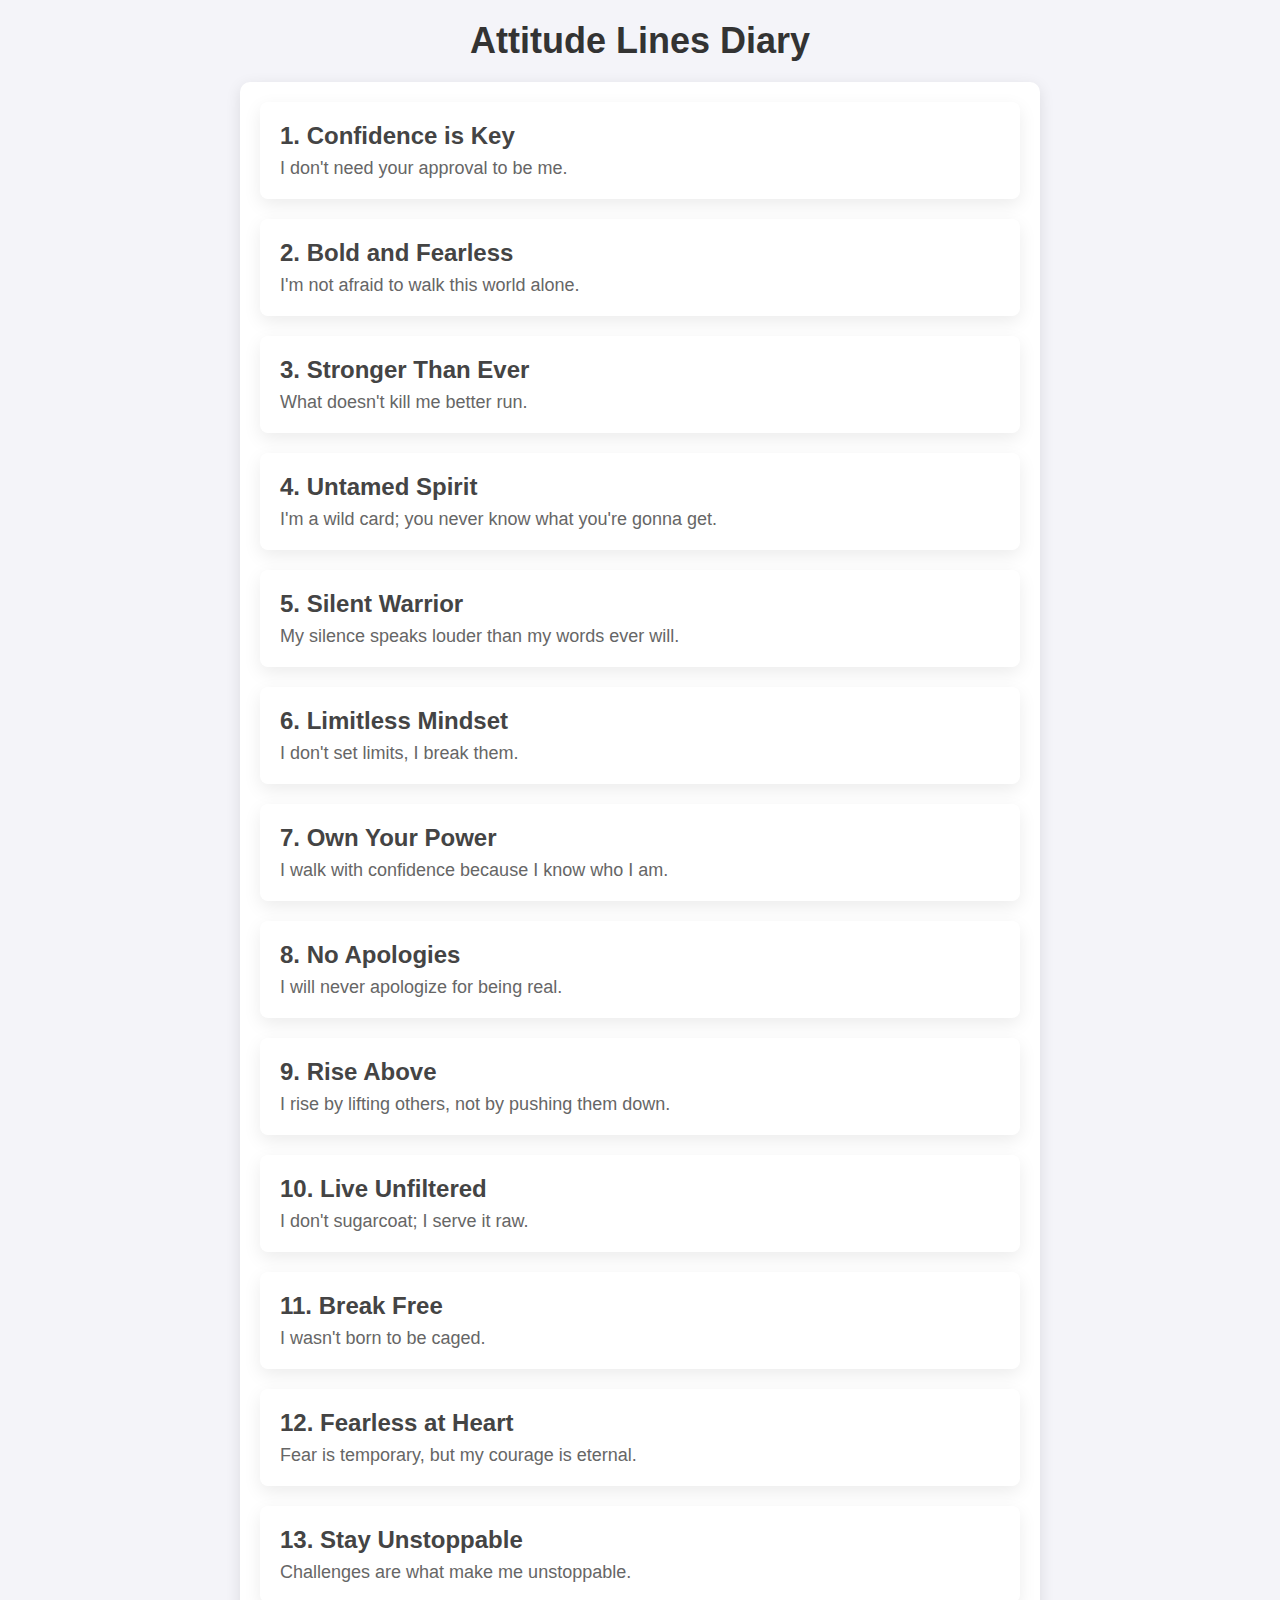
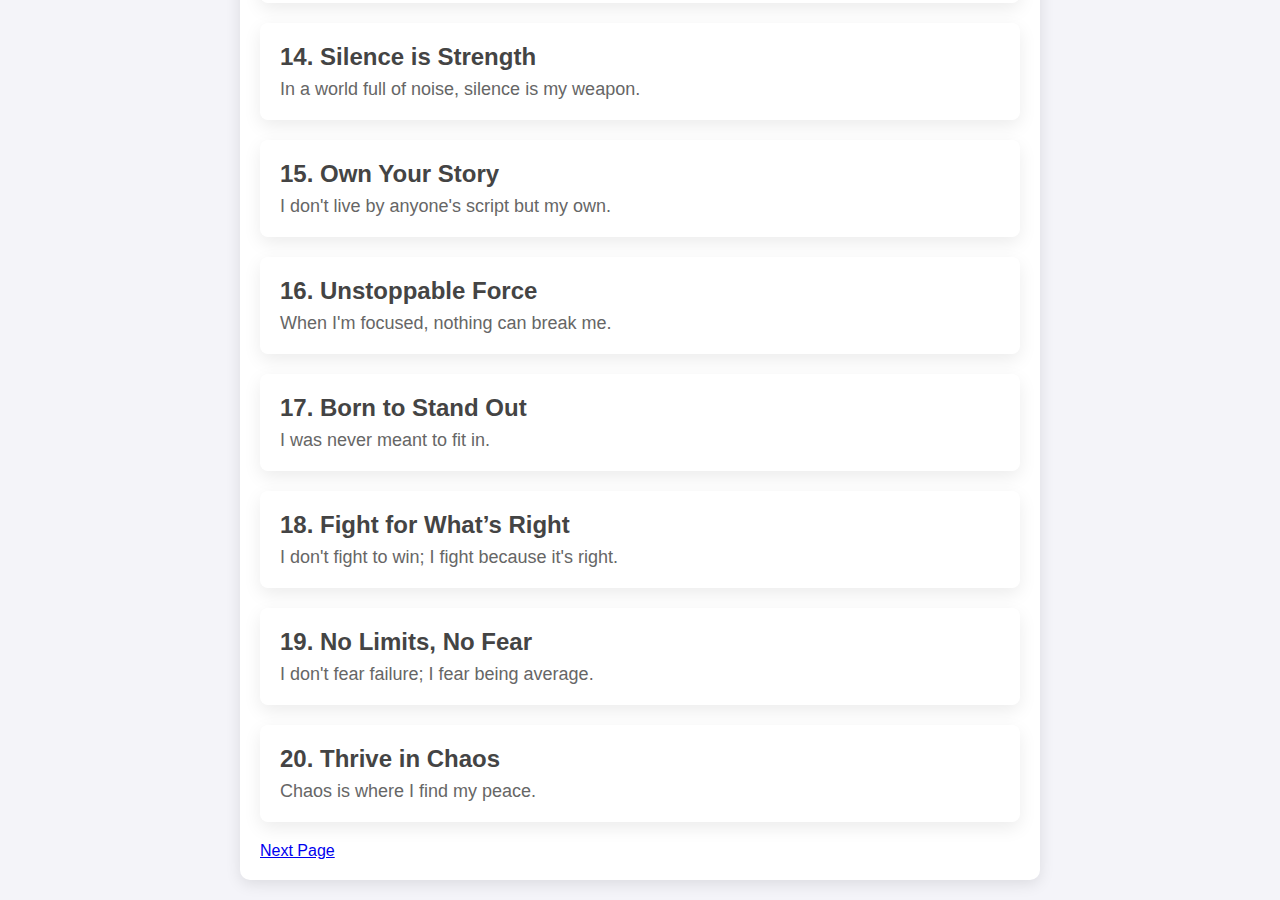
<file: poetry/index.html>
<!DOCTYPE html>
<html lang="en">
<head>
    <meta charset="UTF-8">
    <meta name="viewport" content="width=device-width, initial-scale=1.0">
    <title>Attitude Lines Diary</title>
    <link rel="stylesheet" href="style.css">
    
</head>
<body>
    <h1>Attitude Lines Diary</h1>
    
    <div class="line-container">
        <div class="line-entry">
            <h2 class="line-title">1. Confidence is Key</h2>
            <p class="attitude-line">I don't need your approval to be me.</p>
        </div>
        <div class="line-entry">
            <h2 class="line-title">2. Bold and Fearless</h2>
            <p class="attitude-line">I'm not afraid to walk this world alone.</p>
        </div>
        <div class="line-entry">
            <h2 class="line-title">3. Stronger Than Ever</h2>
            <p class="attitude-line">What doesn't kill me better run.</p>
        </div>
        <div class="line-entry">
            <h2 class="line-title">4. Untamed Spirit</h2>
            <p class="attitude-line">I'm a wild card; you never know what you're gonna get.</p>
        </div>
        <div class="line-entry">
            <h2 class="line-title">5. Silent Warrior</h2>
            <p class="attitude-line">My silence speaks louder than my words ever will.</p>
        </div>
        <div class="line-entry">
            <h2 class="line-title">6. Limitless Mindset</h2>
            <p class="attitude-line">I don't set limits, I break them.</p>
        </div>
        <div class="line-entry">
            <h2 class="line-title">7. Own Your Power</h2>
            <p class="attitude-line">I walk with confidence because I know who I am.</p>
        </div>
        <div class="line-entry">
            <h2 class="line-title">8. No Apologies</h2>
            <p class="attitude-line">I will never apologize for being real.</p>
        </div>
        <div class="line-entry">
            <h2 class="line-title">9. Rise Above</h2>
            <p class="attitude-line">I rise by lifting others, not by pushing them down.</p>
        </div>
        <div class="line-entry">
            <h2 class="line-title">10. Live Unfiltered</h2>
            <p class="attitude-line">I don't sugarcoat; I serve it raw.</p>
        </div>
        <div class="line-entry">
            <h2 class="line-title">11. Break Free</h2>
            <p class="attitude-line">I wasn't born to be caged.</p>
        </div>
        <div class="line-entry">
            <h2 class="line-title">12. Fearless at Heart</h2>
            <p class="attitude-line">Fear is temporary, but my courage is eternal.</p>
        </div>
        <div class="line-entry">
            <h2 class="line-title">13. Stay Unstoppable</h2>
            <p class="attitude-line">Challenges are what make me unstoppable.</p>
        </div>
        <div class="line-entry">
            <h2 class="line-title">14. Silence is Strength</h2>
            <p class="attitude-line">In a world full of noise, silence is my weapon.</p>
        </div>
        <div class="line-entry">
            <h2 class="line-title">15. Own Your Story</h2>
            <p class="attitude-line">I don't live by anyone's script but my own.</p>
        </div>
        <div class="line-entry">
            <h2 class="line-title">16. Unstoppable Force</h2>
            <p class="attitude-line">When I'm focused, nothing can break me.</p>
        </div>
        <div class="line-entry">
            <h2 class="line-title">17. Born to Stand Out</h2>
            <p class="attitude-line">I was never meant to fit in.</p>
        </div>
        <div class="line-entry">
            <h2 class="line-title">18. Fight for What’s Right</h2>
            <p class="attitude-line">I don't fight to win; I fight because it's right.</p>
        </div>
        <div class="line-entry">
            <h2 class="line-title">19. No Limits, No Fear</h2>
            <p class="attitude-line">I don't fear failure; I fear being average.</p>
        </div>
        <div class="line-entry">
            <h2 class="line-title">20. Thrive in Chaos</h2>
            <p class="attitude-line">Chaos is where I find my peace.</p>
        </div>
       
        <div class="navigation">
            <a href="page2.html" class="button">Next Page</a>
        </div>
        <!-- Continue for the next lines up to 50 -->
    </div>
</file>
<file: poetry/style.css>
* {
    margin: 0;
    padding: 0;
    box-sizing: border-box;
}

body {
    font-family: 'Arial', sans-serif;
    background-color: #f4f4f9;
    padding: 20px;
}

h1 {
    text-align: center;
    font-size: 36px;
    margin-bottom: 20px;
    color: #333;
}

.line-container {
    max-width: 800px;
    margin: 0 auto;
    background-color: #fff;
    padding: 20px;
    box-shadow: 0px 4px 15px rgba(0, 0, 0, 0.1); /* Background shadow for diary page */
    border-radius: 10px;
}

.line-entry {
    margin-bottom: 20px;
    padding: 20px;
    background-color: #ffffff;
    box-shadow: 0px 6px 18px rgba(0, 0, 0, 0.08); /* Soft 3D background shadow */
    border-radius: 8px;
    transition: transform 0.3s ease, box-shadow 0.3s ease;
}

.line-entry:hover {
    transform: translateY(-5px); /* 3D hover effect to lift the element */
    box-shadow: 0px 8px 20px rgba(0, 0, 0, 0.15); /* Stronger shadow on hover */
}

.line-title {
    font-size: 24px;
    color: #444;
    margin-bottom: 8px;
}

.attitude-line {
    font-size: 18px;
    color: #666;
}
.line-entry {
    margin-bottom: 20px;
    padding: 20px;
    background-color: #ffffff;
    box-shadow: 0px 6px 18px rgba(0, 0, 0, 0.08); /* Soft 3D background shadow */
    border-radius: 8px;
    transition: transform 0.3s ease, box-shadow 0.3s ease, opacity 0.3s ease; /* Animation on hover & opacity */
    opacity: 1;
}

.line-entry.clicked {
    transform: scale(1.05); /* Scale up when clicked */
    opacity: 0.5; /* Fades out a bit on click */
    transition: transform 0.5s ease, opacity 0.5s ease; /* Smooth transition on click */
}

.line-entry:hover {
    transform: translateY(-5px); /* Lift effect on hover */
    box-shadow: 0px 8px 20px rgba(0, 0, 0, 0.15); /* Stronger shadow on hover */
}
</file>
